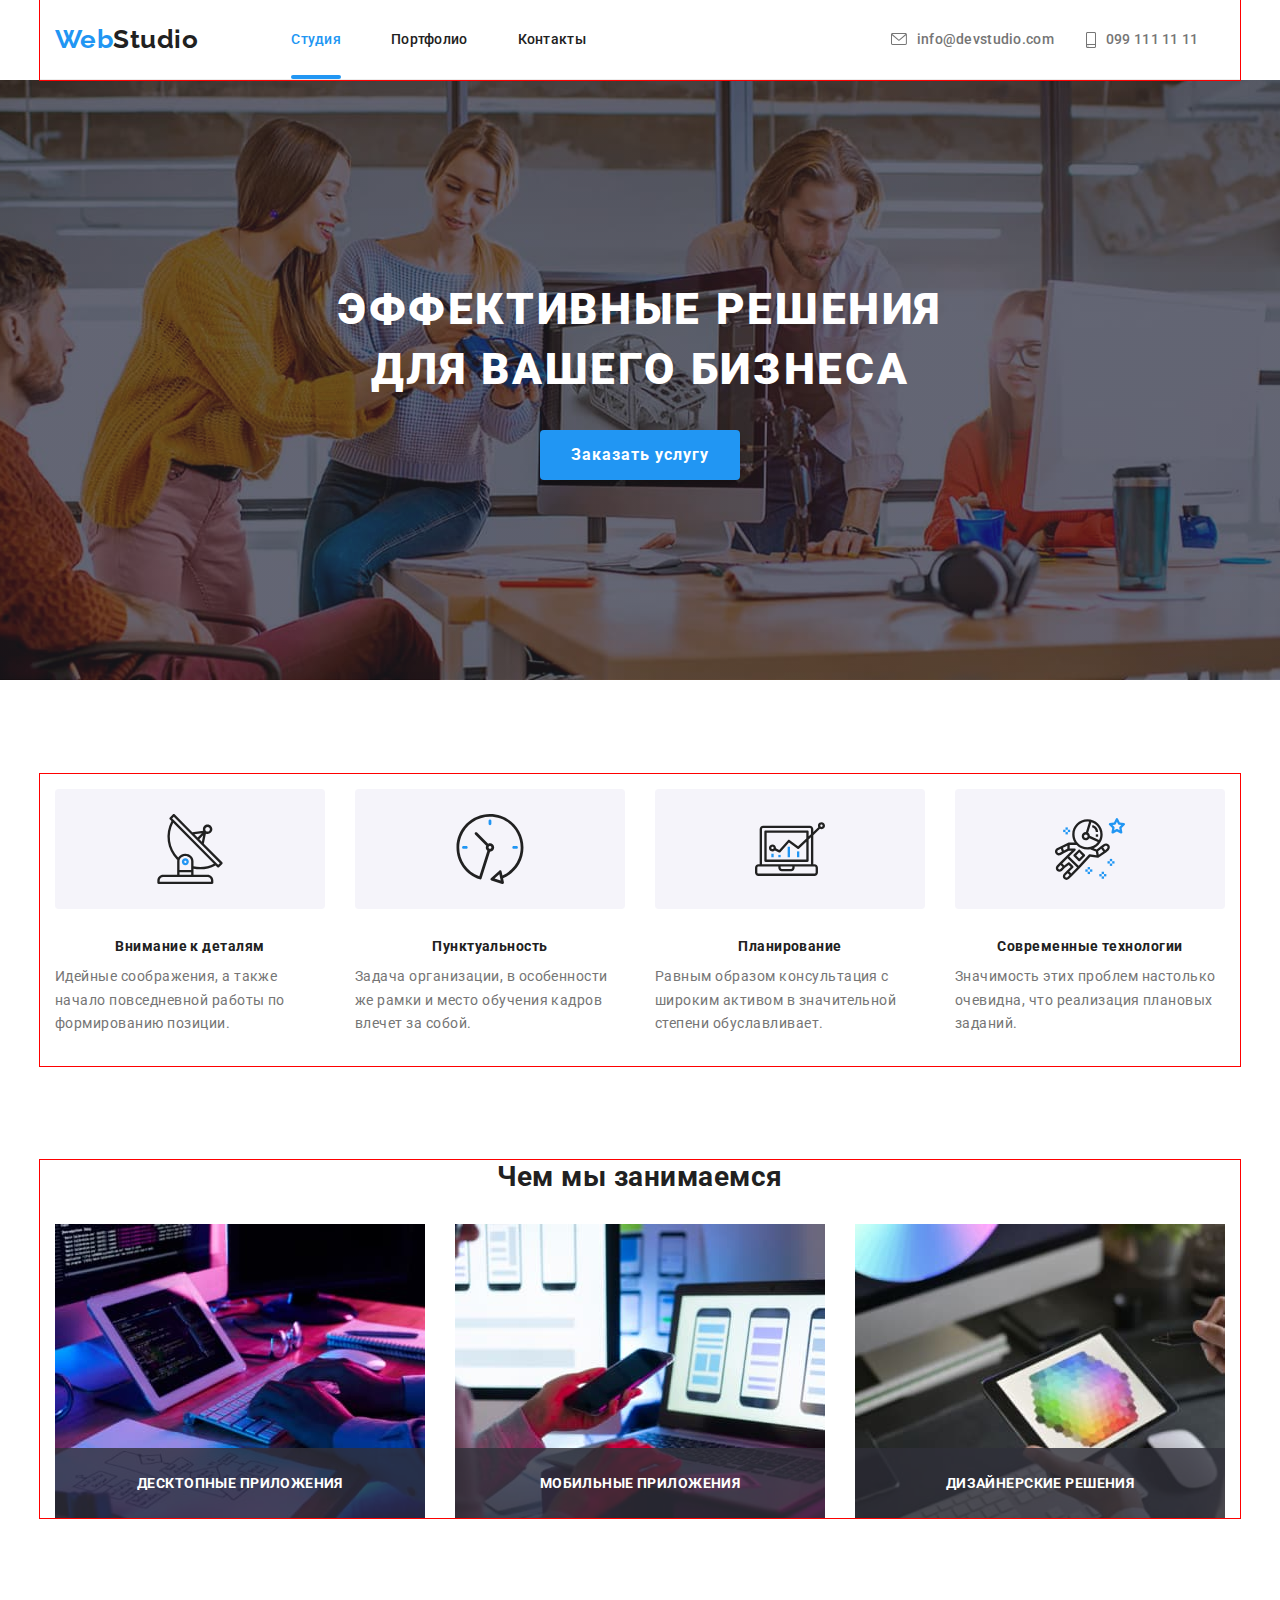
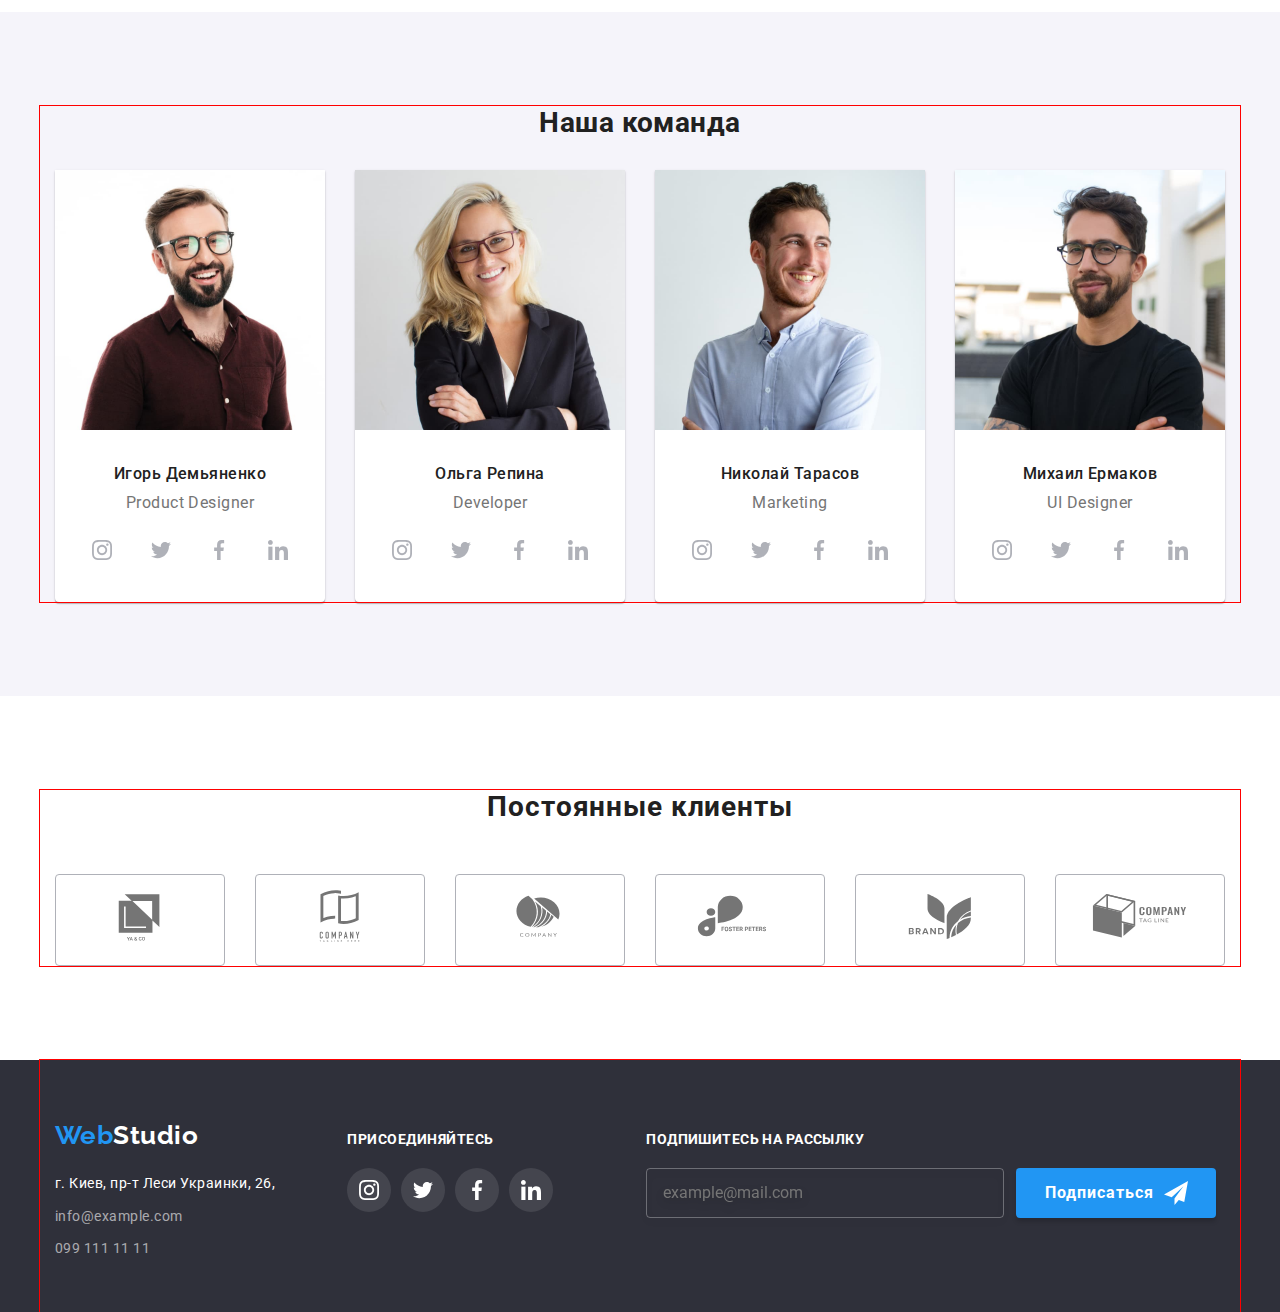
<file: index.html>
<!DOCTYPE html>
<html lang="ru">
  <head class="haeder">
    <meta charset="UTF-8" />
    <meta name="viewport" content="width=device-width, initial-scale=1.0" />
    <title>WebStudio</title>
    <link rel="preconnect" href="https://fonts.googleapis.com" />
    <link rel="preconnect" href="https://fonts.gstatic.com" crossorigin />
    <link
      href="https://fonts.googleapis.com/css2?family=Raleway:wght@700&family=Roboto:wght@400;500;700;900&display=swap"
      rel="stylesheet"
    />
    <link
      rel="stylesheet"
      href="https://cdnjs.cloudflare.com/ajax/libs/modern-normalize/1.1.0/modern-normalize.min.css"
    />
    <link rel="stylesheet" href="./css/main.min.css" />
  </head>
  <body>
    <header class="top">
      <div class="container">
        <a class="logo" href="./index.html"><span class="logo__web">Web</span>Studio</a>
        <nav class="navigation">
          <ul class="site-nav">
            <li class="site-nav__item">
              <a class="site-nav__link current" href="./index.html"> Студия</a>
            </li>
            <li class="site-nav__item">
              <a class="site-nav__link" href="./portfolio.html"> Портфолио</a>
            </li>
            <li class="site-nav__item"><a class="site-nav__link" href=""> Контакты</a></li>
          </ul>
          <ul class="auth-nav">
            <li class="auth-nav__item">
              <a class="auth-nav__link" href="mailto:info&#64;devstudio.com">
                <svg class="auth-nav__mail">
                  <use href="./images/icons.svg#icon-mail"></use>
                </svg>
                info&#64;devstudio.com</a
              >
            </li>
            <li class="auth-nav__item">
              <a class="auth-nav__link" href="tel:0991111111"
                ><svg class="auth-nav__tel">
                  <use href="./images/icons.svg#icon-smartphone"></use>
                </svg>
                099 111 11 11</a
              >
            </li>
          </ul>
        </nav>
        <button class="mobile-button" type="button" aria-expanded="false" data-menu-button>
          <svg width="40" height="40" aria-label="переключатель мобильного меню">
            <use class="icon-menu" href="./images/icons.svg#icon-menu_40px"></use>
            <use class="icon-cross" href="./images/icons.svg#icon-close_40px"></use>
          </svg>
        </button>
        <div class="mobile-menu" data-mobile-menu>
          <ul class="mobile-menu__nav">
            <li class="mobile-menu__item">
              <a class="mobile-menu__link" href="./index.html"> Студия</a>
            </li>
            <li class="mobile-menu__item">
              <a class="mobile-menu__link" href="./portfolio.html"> Портфолио</a>
            </li>
            <li class="mobile-menu__item"><a class="mobile-menu__link" href=""> Контакты</a></li>
          </ul>
          <ul class="mobile-menu__contact">
            <li class="">
              <a class="mobile-menu__tel" href="tel:0991111111"> 099 111 11 11</a>
            </li>
            <li class="">
              <a class="mobile-menu__mail" href="mailto:info&#64;devstudio.com">
                info&#64;devstudio.com</a
              >
            </li>
          </ul>
          <ul class="mobile-social">
            <li><a class="mobile-social__item" href="">Instagram</a></li>
            <li><a class="mobile-social__item" href="">Twitter</a></li>
            <li><a class="mobile-social__item" href="">Facebook</a></li>
            <li><a class="mobile-social__item" href="">LinkedIn</a></li>
          </ul>
        </div>
      </div>
    </header>
    <main>
      <div>
        <section class="hero">
          <h1 class="hero__title">
            эффективные решения <br />
            для вашего бизнеса
          </h1>
          <button class="hero__button" type="button" data-modal-open>Заказать услугу</button>
        </section>
      </div>
      <section class="section no-padding">
        <div class="container">
          <h2 class="section-title hide">особенности</h2>
          <!--H2 Скрыть при помощи CSS-->
          <ul class="hang-list">
            <li class="hang-list__item icon-radar">
              <h3 class="hang-list__title">Внимание к деталям</h3>
              <p class="hang-list__text">
                Идейные соображения, а также начало повседневной работы по формированию позиции.
              </p>
            </li>
            <li class="hang-list__item icon-clock">
              <h3 class="hang-list__title">Пунктуальность</h3>
              <p class="hang-list__text">
                Задача организации, в особенности же рамки и место обучения кадров влечет за собой.
              </p>
            </li>
            <li class="hang-list__item icon-diagram">
              <h3 class="hang-list__title">Планирование</h3>
              <p class="hang-list__text">
                Равным образом консультация с широким активом в значительной степени обуславливает.
              </p>
            </li>
            <li class="hang-list__item icon-austronaut">
              <h3 class="hang-list__title">Современные технологии</h3>
              <p class="hang-list__text">
                Значимость этих проблем настолько очевидна, что реализация плановых заданий.
              </p>
            </li>
          </ul>
        </div>
      </section>
      <section class="section mobile-hide">
        <div class="container">
          <h2 class="section-title">Чем мы занимаемся</h2>
          <ul class="wwd">
            <li class="wwd__item">
              <img
                src="./images/example1.jpg"
                alt="работа на компьютере"
                width="370"
                height="294"
              />
              <p class="wwd__text">десктопные приложения</p>
            </li>

            <li class="wwd__item">
              <img
                src="./images/example2.jpg"
                alt="работа c мобильными устройствами"
                width="370"
                height="294"
              />
              <p class="wwd__text">мобильные приложения</p>
            </li>
            <li class="wwd__item">
              <img src="./images/example3.jpg" alt="работа с палитрой" width="370" height="294" />
              <p class="wwd__text">дизайнерские решения</p>
            </li>
          </ul>
        </div>
      </section>
      <section class="section our-team">
        <div class="container">
          <h2 class="section-title">Наша команда</h2>
          <ul class="team">
            <li class="team__person">
              <figure>
                <img class="team__foto" src="./images/igor.jpg" alt="Игорь Демьяненко" />
                <figcaption>
                  <h3 class="team__title">Игорь Демьяненко</h3>
                  <p class="team__position">Product Designer</p>
                  <ul>
                    <li class="soclink soclink--inverse">
                      <a href="https://www.instagram.com/">
                        <svg width="20" height="20">
                          <use href="./images/icons.svg#icon-instagram"></use>
                        </svg>
                      </a>
                    </li>
                    <li class="soclink soclink--inverse">
                      <a href="https://www.twitter.com"
                        ><svg width="20" height="20">
                          <use href="./images/icons.svg#icon-twitter"></use></svg
                      ></a>
                    </li>
                    <li class="soclink soclink--inverse">
                      <a href="https://www.facebook.com"
                        ><svg width="20" height="20">
                          <use href="./images/icons.svg#icon-facebook"></use></svg
                      ></a>
                    </li>
                    <li class="soclink soclink--inverse">
                      <a href="https://www.linkedIn.com"
                        ><svg width="20" height="20">
                          <use href="./images/icons.svg#icon-linkedin"></use></svg
                      ></a>
                    </li>
                  </ul>
                </figcaption>
              </figure>
            </li>

            <li class="team__person">
              <figure>
                <img class="team__foto" src="./images/olga.jpg" alt="Ольга Репина" />
                <figcaption>
                  <h3 class="team__title">Ольга Репина</h3>
                  <p class="team__position">Developer</p>
                  <ul>
                    <li class="soclink soclink--inverse">
                      <a href="https://www.instagram.com/">
                        <svg width="20" height="20">
                          <use href="./images/icons.svg#icon-instagram"></use>
                        </svg>
                      </a>
                    </li>
                    <li class="soclink soclink--inverse">
                      <a href="https://www.twitter.com"
                        ><svg width="20" height="20">
                          <use href="./images/icons.svg#icon-twitter"></use></svg
                      ></a>
                    </li>
                    <li class="soclink soclink--inverse">
                      <a href="https://www.facebook.com"
                        ><svg width="20" height="20">
                          <use href="./images/icons.svg#icon-facebook"></use></svg
                      ></a>
                    </li>
                    <li class="soclink soclink--inverse">
                      <a href="https://www.linkedIn.com"
                        ><svg width="20" height="20">
                          <use href="./images/icons.svg#icon-linkedin"></use></svg
                      ></a>
                    </li>
                  </ul>
                </figcaption>
              </figure>
            </li>

            <li class="team__person">
              <figure>
                <img class="team__foto" src="./images/nikolay.jpg" alt="Николай Тарасов" />
                <figcaption>
                  <h3 class="team__title">Николай Тарасов</h3>
                  <p class="team__position">Marketing</p>
                  <ul>
                    <li class="soclink soclink--inverse">
                      <a href="https://www.instagram.com/">
                        <svg width="20" height="20">
                          <use href="./images/icons.svg#icon-instagram"></use>
                        </svg>
                      </a>
                    </li>
                    <li class="soclink soclink--inverse">
                      <a href="https://www.twitter.com"
                        ><svg width="20" height="20">
                          <use href="./images/icons.svg#icon-twitter"></use></svg
                      ></a>
                    </li>
                    <li class="soclink soclink--inverse">
                      <a href="https://www.facebook.com"
                        ><svg width="20" height="20">
                          <use href="./images/icons.svg#icon-facebook"></use></svg
                      ></a>
                    </li>
                    <li class="soclink soclink--inverse">
                      <a href="https://www.linkedIn.com"
                        ><svg width="20" height="20">
                          <use href="./images/icons.svg#icon-linkedin"></use></svg
                      ></a>
                    </li>
                  </ul>
                </figcaption>
              </figure>
            </li>

            <li class="team__person">
              <figure>
                <img class="team__foto" src="./images/michail.jpg" alt="Михаил Ермаков" />
                <figcaption>
                  <h3 class="team__title">Михаил Ермаков</h3>
                  <p class="team__position">UI Designer</p>
                  <ul class="">
                    <li class="soclink soclink--inverse">
                      <a href="https://www.instagram.com/">
                        <svg width="20" height="20">
                          <use href="./images/icons.svg#icon-instagram"></use>
                        </svg>
                      </a>
                    </li>
                    <li class="soclink soclink--inverse">
                      <a href="https://www.twitter.com"
                        ><svg width="20" height="20">
                          <use href="./images/icons.svg#icon-twitter"></use></svg
                      ></a>
                    </li>
                    <li class="soclink soclink--inverse">
                      <a href="https://www.facebook.com"
                        ><svg width="20" height="20">
                          <use href="./images/icons.svg#icon-facebook"></use></svg
                      ></a>
                    </li>
                    <li class="soclink soclink--inverse">
                      <a href="https://www.linkedIn.com"
                        ><svg width="20" height="20">
                          <use href="./images/icons.svg#icon-linkedin"></use></svg
                      ></a>
                    </li>
                  </ul>
                </figcaption>
              </figure>
            </li>
          </ul>
        </div>
      </section>
      <section class="section">
        <div class="container">
          <h2 class="top-clients">Постоянные клиенты</h2>
          <ul class="clients">
            <li class="clients__item">
              <a href="">
                <svg class="clients__logo">
                  <use href="./images/icons.svg#icon-yaco"></use>
                </svg>
              </a>
            </li>
            <li class="clients__item">
              <a href=""
                ><svg class="clients__logo">
                  <use href="./images/icons.svg#icon-company"></use>
                </svg>
              </a>
            </li>
            <li class="clients__item">
              <a href=""
                ><svg class="clients__logo">
                  <use href="./images/icons.svg#icon-third"></use>
                </svg>
              </a>
            </li>
            <li class="clients__item">
              <a href=""
                ><svg class="clients__logo">
                  <use href="./images/icons.svg#icon-foster"></use>
                </svg>
              </a>
            </li>
            <li class="clients__item">
              <a href=""
                ><svg class="clients__logo">
                  <use href="./images/icons.svg#icon-brand"></use>
                </svg>
              </a>
            </li>
            <li class="clients__item">
              <a href=""
                ><svg class="clients__logo">
                  <use href="./images/icons.svg#icon-tag"></use>
                </svg>
              </a>
            </li>
          </ul>
        </div>
      </section>
    </main>
    <footer class="footer">
      <div class="container">
        <div class="logobox">
          <a class="logo logo--white" href="./index.html"
            ><span class="logo__web">Web</span>Studio</a
          >

          <address>
            <ul class="address">
              <li class="address__item">г. Киев, пр-т Леси Украинки, 26,</li>
              <li class="address__item">
                <a class="address__link" href="mailto:info&#64;example.com">info&#64;example.com</a>
              </li>
              <li class="address__item">
                <a class="address__link" href="tel:0991111111">099 111 11 11</a>
              </li>
            </ul>
          </address>
        </div>
        <div class="joinus">
          <p>ПРИСОЕДИНЯЙТЕСЬ</p>
          <ul class="joinus__list">
            <li class="soclink">
              <a href="https://www.instagram.com/">
                <svg width="20" height="20">
                  <use href="./images/icons.svg#icon-instagram"></use>
                </svg>
              </a>
            </li>
            <li class="soclink">
              <a href="https://www.twitter.com"
                ><svg width="20" height="20">
                  <use href="./images/icons.svg#icon-twitter"></use></svg
              ></a>
            </li>
            <li class="soclink">
              <a href="https://www.facebook.com"
                ><svg width="20" height="20">
                  <use href="./images/icons.svg#icon-facebook"></use></svg
              ></a>
            </li>
            <li class="soclink">
              <a href="https://www.linkedIn.com"
                ><svg width="20" height="20">
                  <use href="./images/icons.svg#icon-linkedin"></use></svg
              ></a>
            </li>
          </ul>
        </div>
        <div class="subscribe">
          <label class="subscribe__label"
            >подпишитесь на рассылку
            <input
              class="subscribe__input"
              type="email"
              name="email"
              placeholder="example@mail.com"
            />
          </label>
          <button class="subscribe__button" type="submit">
            Подписаться<svg width="24" height="24">
              <use href="./images/icons.svg#icon-send"></use>
            </svg>
          </button>
        </div>
      </div>
    </footer>
    <div class="backdrop is-hidden" data-modal>
      <div class="modal">
        <button class="modal__button" aria-label="закрыть" data-modal-close>
          <svg class="modal__icon-close" width="11" height="11">
            <use href="./images/icons.svg#icon-close"></use>
          </svg>
        </button>
        <form class="modal__form">
          <p class="modal_text">Оставьте свои данные, мы вам перезвоним</p>
          <label class="modal__label"
            >Имя
            <input class="modal__input" type="text" name="name" />
            <svg class="modal__svg">
              <use href="./images/icons.svg#icon-person-black"></use>
            </svg>
          </label>
          <label class="modal__label"
            >Телефон
            <input class="modal__input" type="tel" name="tel" />
            <svg class="modal__svg">
              <use href="./images/icons.svg#icon-phone-black"></use>
            </svg>
          </label>
          <label class="modal__label"
            >Почта
            <input class="modal__input" type="email" name="mail" />
            <svg class="modal__svg">
              <use href="./images/icons.svg#icon-email-black"></use>
            </svg>
          </label>
          <label class="modal__label"
            >Комментарий<textarea
              class="modal__comment"
              name="comment"
              placeholder="Введите текст"
            ></textarea>
          </label>
          <span class="modal__span">
            <label class="modal__checkbox-label">
              <input class="modal__checkbox-input" type="checkbox" name="checkbox" />
              <svg class="modal__checkbox-icon">
                <use href="./images/icons.svg#icon-check"></use>
              </svg>
              Соглашаюсь с рассылкой и принимаю
              <a href=""> Условия договора</a>
            </label>
          </span>
          <button class="modal__btn-send" type="submit">Отправить</button>
        </form>
      </div>
    </div>
    <script src="./js/modal.js"></script>
    <script src="./js/menu.js"></script>
  </body>
</html>
</file>
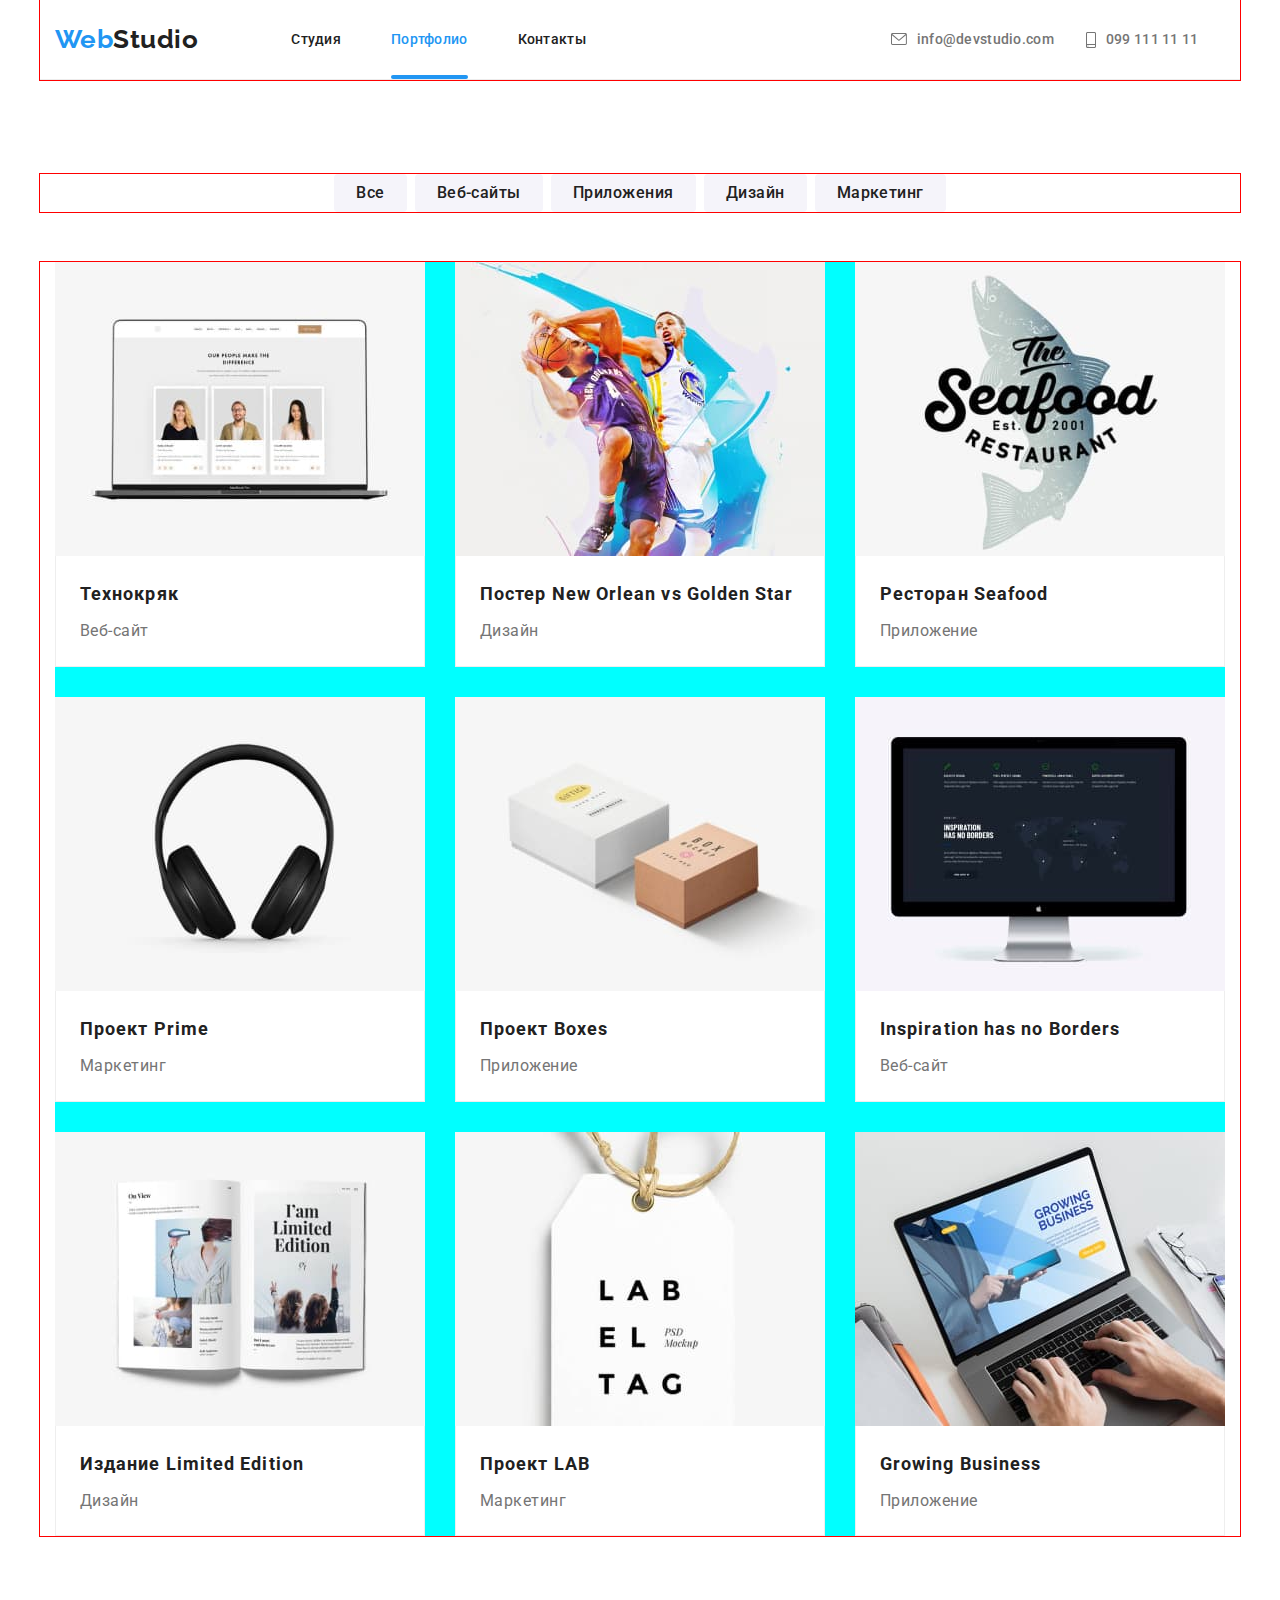
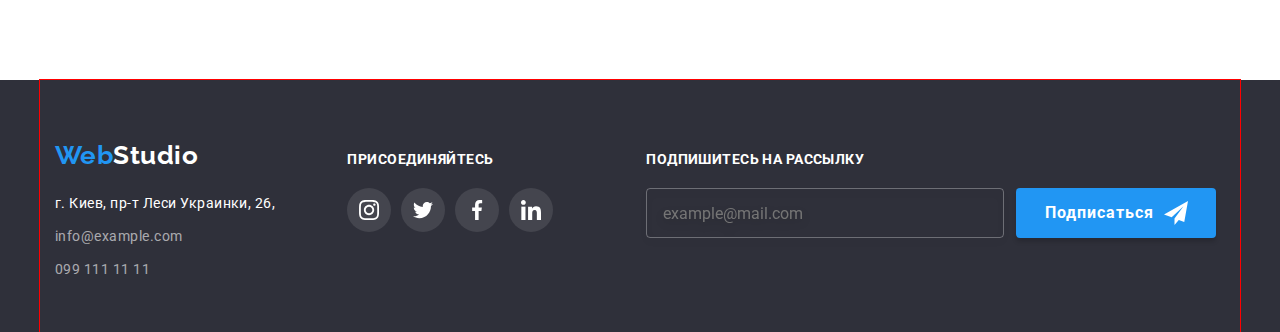
<file: portfolio.html>
<!DOCTYPE html>
<html lang="ru">
  <head class="">
    <meta charset="UTF-8" />
    <meta name="viewport" content="width=device-width, initial-scale=1.0" />
    <title>WebStudio</title>
    <link rel="preconnect" href="https://fonts.googleapis.com" />
    <link rel="preconnect" href="https://fonts.gstatic.com" crossorigin />
    <link
      href="https://fonts.googleapis.com/css2?family=Raleway:wght@700&family=Roboto:wght@400;500;700;900&display=swap"
      rel="stylesheet"
    />
    <link
      rel="stylesheet"
      href="https://cdnjs.cloudflare.com/ajax/libs/modern-normalize/1.1.0/modern-normalize.min.css"
    />
    <link rel="stylesheet" href="./css/main.min.css" />
  </head>
  <body>
    <header class="top">
      <div class="container">
        <a class="logo" href="./index.html"><span class="logo__web">Web</span>Studio</a>
        <nav class="navigation">
          <ul class="site-nav">
            <li class="site-nav__item">
              <a class="site-nav__link" href="./index.html"> Студия</a>
            </li>
            <li class="site-nav__item">
              <a class="site-nav__link current" href="./portfolio.html"> Портфолио</a>
            </li>
            <li class="site-nav__item"><a class="site-nav__link" href=""> Контакты</a></li>
          </ul>
          <ul class="auth-nav">
            <li class="auth-nav__item">
              <a class="auth-nav__link" href="mailto:info&#64;devstudio.com">
                <svg class="auth-nav__mail">
                  <use href="./images/icons.svg#icon-mail"></use>
                </svg>
                info&#64;devstudio.com</a
              >
            </li>
            <li class="auth-nav__item">
              <a class="auth-nav__link" href="tel:0991111111"
                ><svg class="auth-nav__tel">
                  <use href="./images/icons.svg#icon-smartphone"></use>
                </svg>
                099 111 11 11</a
              >
            </li>
          </ul>
        </nav>
        <button class="mobile-button" type="button" aria-expanded="false" data-menu-button>
          <svg width="40" height="40" aria-label="переключатель мобильного меню">
            <use class="icon-menu" href="./images/icons.svg#icon-menu_40px"></use>
            <use class="icon-cross" href="./images/icons.svg#icon-close_40px"></use>
          </svg>
        </button>
        <div class="mobile-menu" data-mobile-menu>
          <ul class="mobile-menu__nav">
            <li class="mobile-menu__item">
              <a class="mobile-menu__link" href="./index.html"> Студия</a>
            </li>
            <li class="mobile-menu__item">
              <a class="mobile-menu__link" href="./portfolio.html"> Портфолио</a>
            </li>
            <li class="mobile-menu__item"><a class="mobile-menu__link" href=""> Контакты</a></li>
          </ul>
          <ul class="mobile-menu__contact">
            <li class="">
              <a class="mobile-menu__tel" href="tel:0991111111"> 099 111 11 11</a>
            </li>
            <li class="">
              <a class="mobile-menu__mail" href="mailto:info&#64;devstudio.com">
                info&#64;devstudio.com</a
              >
            </li>
          </ul>
          <ul class="mobile-social">
            <li><a class="mobile-social__item" href="">Instagram</a></li>
            <li><a class="mobile-social__item" href="">Twitter</a></li>
            <li><a class="mobile-social__item" href="">Facebook</a></li>
            <li><a class="mobile-social__item" href="">LinkedIn</a></li>
          </ul>
        </div>
      </div>
    </header>
    <main>
      <section class="section">
        <!--<button class="btn">Подписаться</button>-->

        <h1 class="hide">Сортировка</h1>
        <!--скрыть потом через CSS-->

        <div class="container">
          <ul class="select">
            <li><button class="select__button" type="button">Все</button></li>
            <li><button class="select__button" type="button">Веб-сайты</button></li>
            <li><button class="select__button" type="button">Приложения</button></li>
            <li><button class="select__button" type="button">Дизайн</button></li>
            <li><button class="select__button" type="button">Маркетинг</button></li>
          </ul>
        </div>

        <h2 class="hide">Примеры</h2>
        <!--скрыть потом через CSS-->
        <div class="container">
          <ul class="sorting">
            <li class="sorting__cards">
              <figure>
                <div class="sorting__thumb">
                  <img
                    class="sorting__foto"
                    src="./images/tecnocrack.jpg"
                    alt="Технокряк"
                    width="370"
                    height="294"
                  />
                  <div class="sorting__thumb-overlay">
                    <p>
                      Ресурс предлагает комплексные предложения с разным уровнем функционала и
                      сервисов. Все это позволит посетителю получить исчерпывающие сведения о
                      компании или частном лице.
                    </p>
                  </div>
                </div>

                <figcaption class="sorting__borders">
                  <h3 class="sorting__title">Технокряк</h3>
                  <p class="sorting__sort">Веб-сайт</p>
                </figcaption>
              </figure>
            </li>

            <li class="sorting__cards">
              <figure>
                <div class="sorting__thumb">
                  <img
                    class="sorting__foto"
                    src="./images/poster.jpg"
                    alt="Постер New Orlean vs Golden Star"
                    width="370"
                    height="294"
                  />
                  <div class="sorting__thumb-overlay">
                    <p>
                      Ресурс предлагает комплексные предложения с разным уровнем функционала и
                      сервисов. Все это позволит посетителю получить исчерпывающие сведения о
                      компании или частном лице.
                    </p>
                  </div>
                </div>
                <figcaption class="sorting__borders">
                  <h3 class="sorting__title">Постер New Orlean vs Golden Star</h3>
                  <p class="sorting__sort">Дизайн</p>
                </figcaption>
              </figure>
            </li>

            <li class="sorting__cards">
              <figure>
                <div class="sorting__thumb">
                  <img
                    class="sorting__foto"
                    src="./images/seafood.jpg"
                    alt="Ресторан Seafood"
                    width="370"
                    height="294"
                  />
                  <div class="sorting__thumb-overlay">
                    <p>
                      Ресурс предлагает комплексные предложения с разным уровнем функционала и
                      сервисов. Все это позволит посетителю получить исчерпывающие сведения о
                      компании или частном лице.
                    </p>
                  </div>
                </div>
                <figcaption class="sorting__borders">
                  <h3 class="sorting__title">Ресторан Seafood</h3>
                  <p class="sorting__sort">Приложение</p>
                </figcaption>
              </figure>
            </li>

            <li class="sorting__cards">
              <figure>
                <div class="sorting__thumb">
                  <img
                    class="sorting__foto"
                    src="./images/prime.jpg"
                    alt="Проект Prime"
                    width="370"
                    height="294"
                  />
                  <div class="sorting__thumb-overlay">
                    <p>
                      Ресурс предлагает комплексные предложения с разным уровнем функционала и
                      сервисов. Все это позволит посетителю получить исчерпывающие сведения о
                      компании или частном лице.
                    </p>
                  </div>
                </div>
                <figcaption class="sorting__borders">
                  <h3 class="sorting__title">Проект Prime</h3>
                  <p class="sorting__sort">Маркетинг</p>
                </figcaption>
              </figure>
            </li>

            <li class="sorting__cards">
              <figure>
                <div class="sorting__thumb">
                  <img
                    class="sorting__foto"
                    src="./images/boxes.jpg"
                    alt="Проект Boxes"
                    width="370"
                    height="294"
                  />
                  <div class="sorting__thumb-overlay">
                    <p>
                      Ресурс предлагает комплексные предложения с разным уровнем функционала и
                      сервисов. Все это позволит посетителю получить исчерпывающие сведения о
                      компании или частном лице.
                    </p>
                  </div>
                </div>
                <figcaption class="sorting__borders">
                  <h3 class="sorting__title">Проект Boxes</h3>
                  <p class="sorting__sort">Приложение</p>
                </figcaption>
              </figure>
            </li>

            <li class="sorting__cards">
              <figure>
                <div class="sorting__thumb">
                  <img
                    class="sorting__foto"
                    src="./images/monitor.jpg"
                    alt="Inspiration has no Borders"
                    width="370"
                    height="294"
                  />
                  <div class="sorting__thumb-overlay">
                    <p>
                      Ресурс предлагает комплексные предложения с разным уровнем функционала и
                      сервисов. Все это позволит посетителю получить исчерпывающие сведения о
                      компании или частном лице.
                    </p>
                  </div>
                </div>
                <figcaption class="sorting__borders">
                  <h3 class="sorting__title">Inspiration has no Borders</h3>
                  <p class="sorting__sort">Веб-сайт</p>
                </figcaption>
              </figure>
            </li>

            <li class="sorting__cards">
              <figure>
                <div class="sorting__thumb">
                  <img
                    class="sorting__foto"
                    src="./images/limited.jpg"
                    alt="Издание Limited Edition"
                    width="370"
                    height="294"
                  />
                  <div class="sorting__thumb-overlay">
                    <p>
                      Ресурс предлагает комплексные предложения с разным уровнем функционала и
                      сервисов. Все это позволит посетителю получить исчерпывающие сведения о
                      компании или частном лице.
                    </p>
                  </div>
                </div>
                <figcaption class="sorting__borders">
                  <h3 class="sorting__title">Издание Limited Edition</h3>
                  <p class="sorting__sort">Дизайн</p>
                </figcaption>
              </figure>
            </li>

            <li class="sorting__cards">
              <figure>
                <div class="sorting__thumb">
                  <img
                    class="sorting__foto"
                    src="./images/lab.jpg"
                    alt="Проект LAB"
                    width="370"
                    height="294"
                  />
                  <div class="sorting__thumb-overlay">
                    <p>
                      Ресурс предлагает комплексные предложения с разным уровнем функционала и
                      сервисов. Все это позволит посетителю получить исчерпывающие сведения о
                      компании или частном лице.
                    </p>
                  </div>
                </div>
                <figcaption class="sorting__borders">
                  <h3 class="sorting__title">Проект LAB</h3>
                  <p class="sorting__sort">Маркетинг</p>
                </figcaption>
              </figure>
            </li>

            <li class="sorting__cards">
              <figure>
                <div class="sorting__thumb">
                  <img
                    class="sorting__foto"
                    src="./images/busines.jpg"
                    alt="Growing Business"
                    width="370"
                    height="294"
                  />
                  <div class="sorting__thumb-overlay">
                    <p>
                      Ресурс предлагает комплексные предложения с разным уровнем функционала и
                      сервисов. Все это позволит посетителю получить исчерпывающие сведения о
                      компании или частном лице.
                    </p>
                  </div>
                </div>
                <figcaption class="sorting__borders">
                  <h3 class="sorting__title">Growing Business</h3>
                  <p class="sorting__sort">Приложение</p>
                </figcaption>
              </figure>
            </li>
          </ul>
        </div>
      </section>
    </main>
    <footer class="footer">
      <div class="container">
        <div class="logobox">
          <a class="logo logo--white" href="./index.html"
            ><span class="logo__web">Web</span>Studio</a
          >

          <address>
            <ul class="address">
              <li class="address__item">г. Киев, пр-т Леси Украинки, 26,</li>
              <li class="address__item">
                <a class="address__link" href="mailto:info&#64;example.com">info&#64;example.com</a>
              </li>
              <li class="address__item">
                <a class="address__link" href="tel:0991111111">099 111 11 11</a>
              </li>
            </ul>
          </address>
        </div>
        <div class="joinus">
          <p>ПРИСОЕДИНЯЙТЕСЬ</p>
          <ul class="joinus__list">
            <li class="soclink">
              <a href="https://www.instagram.com/">
                <svg width="20" height="20">
                  <use href="./images/icons.svg#icon-instagram"></use>
                </svg>
              </a>
            </li>
            <li class="soclink">
              <a href="https://www.twitter.com"
                ><svg width="20" height="20">
                  <use href="./images/icons.svg#icon-twitter"></use></svg
              ></a>
            </li>
            <li class="soclink">
              <a href="https://www.facebook.com"
                ><svg width="20" height="20">
                  <use href="./images/icons.svg#icon-facebook"></use></svg
              ></a>
            </li>
            <li class="soclink">
              <a href="https://www.linkedIn.com"
                ><svg width="20" height="20">
                  <use href="./images/icons.svg#icon-linkedin"></use></svg
              ></a>
            </li>
          </ul>
        </div>
        <div class="subscribe">
          <label class="subscribe__label"
            >подпишитесь на рассылку
            <input
              class="subscribe__input"
              type="email"
              name="email"
              placeholder="example@mail.com"
            />
          </label>
          <button class="subscribe__button" type="submit">
            Подписаться<svg width="24" height="24">
              <use href="./images/icons.svg#icon-send"></use>
            </svg>
          </button>
        </div>
      </div>
    </footer>
    <script src="./js/menu.js"></script>
  </body>
</html>
</file>
<file: css/main.min.css>
body{color:#757575;background-color:#fff;font-family:roboto, sans-serif;letter-spacing:0.03em;text-decoration:none}ul{list-style:none;padding:0;margin:0}a{text-decoration:inherit}.section{padding-top:60px;padding-bottom:60px}@media screen and (min-width: 1200px){.section{padding-top:94px;padding-bottom:94px}}.no-padding{padding-bottom:0}.container{outline:1px solid red;margin-left:auto;margin-right:auto;padding:0 15px}@media screen and (min-width: 480px){.container{width:480px}}@media screen and (min-width: 768px){.container{width:768px}}@media screen and (min-width: 1200px){.container{width:1200px}}.section-title{color:#212121;margin:0;font-weight:700;font-size:28px;line-height:1.2;text-align:center;padding-bottom:30px}.hide{display:none}.mobile-hide{color:grey}@media screen and (max-width: 1199px){.mobile-hide{display:none}}.top .container{position:relative;display:-webkit-box;display:-ms-flexbox;display:flex;-webkit-box-align:center;-ms-flex-align:center;align-items:center;border-bottom:1px solid #ECECEC}@media screen and (max-width: 767px){.top .container{height:60px}}@media screen and (min-width: 768px){.top .container{height:80px}}.navigation{display:-webkit-box;display:-ms-flexbox;display:flex;-webkit-box-align:center;-ms-flex-align:center;align-items:center}@media screen and (max-width: 767px){.navigation{display:none}}.site-nav{margin-left:93px;margin-right:305px}@media screen and (min-width: 768px) and (max-width: 1199px){.site-nav{margin-left:88px;margin-right:84px}}.site-nav,.auth-nav{display:-webkit-box;display:-ms-flexbox;display:flex;margin-top:0;margin-bottom:0;padding:0;font-weight:500;font-size:14px;line-height:1.14;letter-spacing:0.02em}.site-nav__item:not(:last-child){margin-right:50px}.auth-nav__item:not(:last-child){margin-right:32px}@media screen and (min-width: 768px) and (max-width: 1199px){.auth-nav__item:not(:last-child){margin-bottom:10px}}.site-nav__link.current{color:#2196F3}.site-nav__link{display:block;padding-top:32px;padding-bottom:32px;position:relative;color:#212121;font-weight:500;font-size:14px;line-height:1.14;letter-spacing:0.02em;-webkit-transition:color 250ms cubic-bezier(0.4, 0, 0.2, 1);transition:color 250ms cubic-bezier(0.4, 0, 0.2, 1)}.site-nav__link:hover,.site-nav__link:focus{color:#2196F3}.current::after{position:absolute;left:0;bottom:0;content:"";display:block;width:100%;height:4px;background-color:#2196F3;border-radius:2px}.auth-nav{padding-top:32px;padding-bottom:32px;margin-left:auto}@media screen and (min-width: 768px) and (max-width: 1199px){.auth-nav{display:inline;padding-bottom:21px;padding-top:21px}}.auth-nav__link{display:-webkit-box;display:-ms-flexbox;display:flex;-webkit-box-align:center;-ms-flex-align:center;align-items:center;color:#757575;font-weight:500;font-size:14px;line-height:1.14;letter-spacing:0.02em;-webkit-transition:color 250ms cubic-bezier(0.4, 0, 0.2, 1);transition:color 250ms cubic-bezier(0.4, 0, 0.2, 1)}.auth-nav__link:hover,.auth-nav__link:focus{color:#2196F3}@media screen and (min-width: 768px) and (max-width: 1199px){.auth-nav__link{font-size:12px}}.auth-nav__mail{margin-right:10px;fill:currentColor;vertical-align:middle;width:16px;height:12px}@media screen and (min-width: 768px) and (max-width: 1199px){.auth-nav__mail{width:14px;height:10px}}.auth-nav__tel{margin-right:10px;fill:currentColor;vertical-align:bottom;width:10px;height:16px}@media screen and (min-width: 768px) and (max-width: 1199px){.auth-nav__tel{width:10px;height:14px}}.hero{background:#C4C4C4;background-image:-webkit-gradient(linear, left top, right top, from(rgba(47,48,58,0.4)), to(rgba(47,48,58,0.4))),url(../images/mainfoto.jpg);background-image:linear-gradient(to right, rgba(47,48,58,0.4), rgba(47,48,58,0.4)),url(../images/mainfoto.jpg);background-size:cover;background-position:center;max-width:1600px;color:#fff;text-align:center;margin-left:auto;margin-right:auto}.hero__title{font-weight:900;font-size:44px;line-height:1.36;text-align:center;letter-spacing:0.06em;text-transform:uppercase;margin-bottom:30px;margin-top:0;padding-top:200px}@media screen and (max-width: 1199px){.hero__title{font-size:26px}}.hero__button{width:200px;height:50px;font-weight:700;font-size:16px;line-height:1.88;text-align:center;letter-spacing:0.06em;color:#fff;background-color:#2196F3;margin-bottom:200px;-webkit-box-shadow:0px 4px 4px rgba(0,0,0,0.15);box-shadow:0px 4px 4px rgba(0,0,0,0.15);border-radius:4px;border:0;padding:0}.hang-list{display:-webkit-box;display:-ms-flexbox;display:flex;-ms-flex-wrap:wrap;flex-wrap:wrap;margin:0}@media screen and (min-width: 768px){.hang-list{margin-left:-15px;margin-right:-15px}}.hang-list__item{-webkit-box-pack:center;-ms-flex-pack:center;justify-content:center}@media screen and (min-width: 768px){.hang-list__item{margin:15px;width:calc((100% - 4*15px)/2)}}@media screen and (min-width: 1200px){.hang-list__item{margin-right:15px;margin-left:15px;width:calc((100% - 8*15px)/4)}}.hang-list__item:not(:last-child){margin-bottom:30px}.hang-list__item::before{display:block;content:"";height:120px;margin-bottom:30px;background-repeat:no-repeat;background-position:center;background-color:#F5F4FA;border-radius:4px}.hang-list__title{text-align:center;color:#212121;font-weight:700;font-size:14px;line-height:1.14;margin:0;padding-bottom:10px}.hang-list__text{font-size:14px;line-height:1.71;margin:0}.icon-radar::before{background-image:url(../images/icon-radar.svg)}.icon-clock::before{background-image:url(../images/icon-clock.svg)}.icon-diagram::before{background-image:url(../images/icon-diagram.svg)}.icon-austronaut::before{background-image:url(../images/icon-astronaut.svg)}.wwd{display:-webkit-box;display:-ms-flexbox;display:flex;-ms-flex-wrap:wrap;flex-wrap:wrap;margin:0}.wwd__item{position:relative}.wwd__item:not(:last-child){margin-right:30px}.wwd__item img{display:block}.wwd__text{bottom:0;text-align:center;position:absolute;margin:0;width:370px;height:70px;padding-top:27px;padding-bottom:27px;font-weight:700;font-size:14px;line-height:16px;letter-spacing:0.03em;text-transform:uppercase;background:rgba(47,48,58,0.8);color:#fff}.our-team{background-color:#F5F4FA}.team{display:-webkit-box;display:-ms-flexbox;display:flex;-ms-flex-wrap:wrap;flex-wrap:wrap;margin-left:-15px;margin-right:-15px}.team__title{color:#212121;font-weight:500;font-size:16px;line-height:1.19;padding-bottom:10px;margin:0}.team__position{font-size:16px;line-height:1.19;padding-bottom:16px;margin:0}.team__foto{margin-bottom:30px;border-radius:0px;width:100%}.team__person{width:100%;background:#fff;-webkit-box-shadow:0px 1px 3px rgba(0,0,0,0.12),0px 1px 1px rgba(0,0,0,0.14),0px 2px 1px rgba(0,0,0,0.2);box-shadow:0px 1px 3px rgba(0,0,0,0.12),0px 1px 1px rgba(0,0,0,0.14),0px 2px 1px rgba(0,0,0,0.2);border-radius:0px 0px 4px 4px;text-align:center;margin:0;margin-left:15px;margin-right:15px}@media screen and (max-width: 767px){.team__person:not(:last-child){margin-bottom:30px}}@media screen and (min-width: 768px){.team__person{margin:15px;width:calc((100% - 4*15px)/2)}}@media screen and (min-width: 1200px){.team__person{margin-bottom:0;margin-top:0;width:calc((100% - 8*15px)/4)}}.top-clients{padding-bottom:50px;margin:0;font-weight:700;font-size:28px;line-height:1.2;text-align:center;letter-spacing:0.03em;color:#212121}.clients{display:-webkit-box;display:-ms-flexbox;display:flex;-ms-flex-wrap:wrap;flex-wrap:wrap;margin:0;margin-left:-15px;margin-right:-15px}.clients__item{display:-webkit-box;display:-ms-flexbox;display:flex;-ms-flex-wrap:wrap;flex-wrap:wrap;-webkit-box-pack:center;-ms-flex-pack:center;justify-content:center;-webkit-box-align:center;-ms-flex-align:center;align-items:center;cursor:pointer;width:170px;height:92px;border:1px solid #AFB1B8;-webkit-box-sizing:border-box;box-sizing:border-box;border-radius:4px;background-repeat:no-repeat;background-position:center;margin:0;margin-left:15px;margin-right:15px}.clients__item:hover,.clients__item:focus{border:1px solid #2196F3;color:#2196F3;fill:#2196F3}@media screen and (max-width: 1199px){.clients__item{margin:15px;width:calc((100% - 6*15px)/3)}}@media screen and (max-width: 767px){.clients__item{margin:15px;width:calc((100% - 4*15px)/2)}}.clients__item a{color:inherit}.clients__logo{width:106px;height:60px;fill:currentColor;-webkit-transition:color 250ms cubic-bezier(0.4, 0, 0.2, 1);transition:color 250ms cubic-bezier(0.4, 0, 0.2, 1)}.footer{color:#fff;background-color:#2F303A;font-size:14px;line-height:1.71;display:block;text-align:center}@media screen and (min-width: 1200px){.footer{text-align:left}}@media screen and (min-width: 768px){.footer .container{display:-webkit-box;display:-ms-flexbox;display:flex;-ms-flex-wrap:wrap;flex-wrap:wrap}}.address{display:block;margin:0;margin-top:20px;margin-bottom:60px;font-style:normal}@media screen and (min-width: 1200px){.address{margin-bottom:0}}.address__item:not(:last-child){padding-bottom:9px}.address__link{color:rgba(255,255,255,0.6);-webkit-transition:color 250ms cubic-bezier(0.4, 0, 0.2, 1);transition:color 250ms cubic-bezier(0.4, 0, 0.2, 1)}.address__link:hover,.address__link:focus{color:#2196F3}.logobox{padding-top:60px}@media screen and (min-width: 768px) and (max-width: 1199px){.logobox{padding-left:76px;padding-right:165px}}.joinus{margin-bottom:60px}@media screen and (min-width: 768px){.joinus{margin-top:65px}}@media screen and (min-width: 1200px){.joinus{margin-top:72px;margin-left:72px;margin-right:93px}}.joinus p{margin:0;margin-bottom:20px;font-weight:700;font-size:14px;line-height:1.14}.joinus__list{display:-webkit-box;display:-ms-flexbox;display:flex;-webkit-box-pack:center;-ms-flex-pack:center;justify-content:center}.soclink{display:-webkit-inline-box;display:-ms-inline-flexbox;display:inline-flex;cursor:pointer;-webkit-box-pack:center;-ms-flex-pack:center;justify-content:center;-webkit-box-align:center;-ms-flex-align:center;align-items:center;height:44px;width:44px;border-radius:50%;background-color:rgba(255,255,255,0.1);fill:#fff;-webkit-transition:background-color 250ms cubic-bezier(0.4, 0, 0.2, 1);transition:background-color 250ms cubic-bezier(0.4, 0, 0.2, 1)}.soclink:hover,.soclink:focus{background-color:#2196F3}.soclink:not(:last-child){margin-right:10px}.soclink a{display:-webkit-box;display:-ms-flexbox;display:flex}.soclink--inverse{display:-webkit-inline-box;display:-ms-inline-flexbox;display:inline-flex;fill:#AFB1B8;margin-bottom:30px;-webkit-transition:fill 250ms cubic-bezier(0.4, 0, 0.2, 1);transition:fill 250ms cubic-bezier(0.4, 0, 0.2, 1)}.soclink--inverse:hover,.soclink--inverse:focus{fill:#fff}.subscribe{display:-webkit-box;display:-ms-flexbox;display:flex;-webkit-box-orient:vertical;-webkit-box-direction:normal;-ms-flex-direction:column;flex-direction:column;-webkit-box-pack:center;-ms-flex-pack:center;justify-content:center;-webkit-box-align:center;-ms-flex-align:center;align-items:center}@media screen and (min-width: 768px) and (max-width: 1199px){.subscribe{padding-left:166px}}@media screen and (min-width: 1200px){.subscribe{-webkit-box-orient:horizontal;-webkit-box-direction:normal;-ms-flex-direction:row;flex-direction:row}}.subscribe__label{padding:0;font-weight:700;font-size:14px;line-height:1.14;letter-spacing:0.03em;text-transform:uppercase;color:#fff}@media screen and (min-width: 1200px){.subscribe__label{width:358px;margin-top:72px;margin-bottom:94px}}.subscribe__input{padding-left:16px;outline:none;margin-top:20px;margin-bottom:20px;width:100%;height:50px;border:1px solid rgba(255,255,255,0.3);-webkit-box-sizing:border-box;box-sizing:border-box;-webkit-filter:drop-shadow(0px 4px 4px rgba(0,0,0,0.15));filter:drop-shadow(0px 4px 4px rgba(0,0,0,0.15));border-radius:4px;background-color:inherit;font-size:16px;line-height:1.25;color:rgba(255,255,255,0.6)}@media screen and (min-width: 1200px){.subscribe__input{margin-bottom:0}}.subscribe__button{cursor:pointer;display:-webkit-box;display:-ms-flexbox;display:flex;-webkit-box-pack:center;-ms-flex-pack:center;justify-content:center;margin-bottom:60px;width:200px;height:50px;font-weight:700;font-size:16px;line-height:1.88;text-align:center;-webkit-box-align:center;-ms-flex-align:center;align-items:center;letter-spacing:0.06em;-webkit-box-shadow:0px 4px 4px rgba(0,0,0,0.15);box-shadow:0px 4px 4px rgba(0,0,0,0.15);border-radius:4px;border-width:0;color:#fff;background-color:#2196F3;fill:#fff}@media screen and (min-width: 1200px){.subscribe__button{margin-top:108px;margin-bottom:94px;margin-left:12px}}.subscribe__button svg{margin-left:10px}.select__button{font-weight:500;font-size:16px;line-height:1.62;text-align:center;letter-spacing:0.03em;color:#212121;cursor:pointer;background-color:#F5F4FA;padding:6px 22px;border-radius:4px;border:transparent;height:38px;-webkit-transition:background-color 250ms cubic-bezier(0.4, 0, 0.2, 1),color 250ms cubic-bezier(0.4, 0, 0.2, 1),-webkit-box-shadow 250ms cubic-bezier(0.4, 0, 0.2, 1);transition:background-color 250ms cubic-bezier(0.4, 0, 0.2, 1),color 250ms cubic-bezier(0.4, 0, 0.2, 1),-webkit-box-shadow 250ms cubic-bezier(0.4, 0, 0.2, 1);transition:background-color 250ms cubic-bezier(0.4, 0, 0.2, 1),color 250ms cubic-bezier(0.4, 0, 0.2, 1),box-shadow 250ms cubic-bezier(0.4, 0, 0.2, 1);transition:background-color 250ms cubic-bezier(0.4, 0, 0.2, 1),color 250ms cubic-bezier(0.4, 0, 0.2, 1),box-shadow 250ms cubic-bezier(0.4, 0, 0.2, 1),-webkit-box-shadow 250ms cubic-bezier(0.4, 0, 0.2, 1)}.select__button:hover,.select__button:focus{background:#2196F3;color:#fff;-webkit-box-shadow:0px 3px 1px rgba(0,0,0,0.1),0px 1px 2px rgba(0,0,0,0.08),0px 2px 2px rgba(0,0,0,0.12);box-shadow:0px 3px 1px rgba(0,0,0,0.1),0px 1px 2px rgba(0,0,0,0.08),0px 2px 2px rgba(0,0,0,0.12)}.select{display:-webkit-box;display:-ms-flexbox;display:flex;-webkit-box-align:end;-ms-flex-align:end;align-items:flex-end;-webkit-box-pack:center;-ms-flex-pack:center;justify-content:center;margin-bottom:50px}@media screen and (max-width: 767px){.select{-ms-flex-wrap:wrap;flex-wrap:wrap;-webkit-box-pack:left;-ms-flex-pack:left;justify-content:left}}.select li:not(:last-child){margin-right:8px}.sorting{display:-webkit-box;display:-ms-flexbox;display:flex;-ms-flex-wrap:wrap;flex-wrap:wrap;background-color:aqua}.sorting__title{font-weight:700;font-size:18px;line-height:2;letter-spacing:0.06em;color:#212121}.sorting__sort{font-size:16px;line-height:1.86}.container .sorting{margin-bottom:50px}@media screen and (min-width: 768px) and (max-width: 1199px){.container .sorting{margin:-15px}}.sorting__cards{position:relative;width:370px;margin-right:30px;margin-bottom:30px;background:#fff;-webkit-box-sizing:border-box;box-sizing:border-box;-webkit-transition:-webkit-box-shadow 250ms cubic-bezier(0.4, 0, 0.2, 1);transition:-webkit-box-shadow 250ms cubic-bezier(0.4, 0, 0.2, 1);transition:box-shadow 250ms cubic-bezier(0.4, 0, 0.2, 1);transition:box-shadow 250ms cubic-bezier(0.4, 0, 0.2, 1), -webkit-box-shadow 250ms cubic-bezier(0.4, 0, 0.2, 1)}@media screen and (min-width: 1200px){.sorting__cards:nth-child(3n){margin-right:0}.sorting__cards:nth-last-child(-n+3){margin-bottom:0}}.sorting__cards:hover,.sorting__cards:focus{-webkit-box-shadow:0px 1px 1px rgba(0,0,0,0.12),0px 4px 4px rgba(0,0,0,0.06),1px 4px 6px rgba(0,0,0,0.16);box-shadow:0px 1px 1px rgba(0,0,0,0.12),0px 4px 4px rgba(0,0,0,0.06),1px 4px 6px rgba(0,0,0,0.16)}@media screen and (max-width: 767px){.sorting__cards{width:100%;margin-right:0}.sorting__cards:last-child{margin-bottom:0}}@media screen and (min-width: 768px) and (max-width: 1199px){.sorting__cards{display:-webkit-box;display:-ms-flexbox;display:flex;-ms-flex-wrap:wrap;flex-wrap:wrap;margin-right:0;margin-bottom:0;margin:15px;width:calc((100% - 4*15px)/2)}}.sorting__foto{display:block;width:100%}.sorting__thumb{position:relative;overflow:hidden}.sorting__thumb-overlay{position:absolute;content:"";right:0;bottom:0;width:100%;height:100%;-webkit-transform:translatey(100%);transform:translatey(100%);background-color:rgba(33,150,243,0.9);-webkit-transition:-webkit-transform 250ms cubic-bezier(0.4, 0, 0.2, 1);transition:-webkit-transform 250ms cubic-bezier(0.4, 0, 0.2, 1);transition:transform 250ms cubic-bezier(0.4, 0, 0.2, 1);transition:transform 250ms cubic-bezier(0.4, 0, 0.2, 1), -webkit-transform 250ms cubic-bezier(0.4, 0, 0.2, 1)}.sorting__thumb-overlay p{font-size:18px;line-height:1.56;color:#fff;padding:63px 24px}.sorting__cards:hover .sorting__thumb-overlay{-webkit-transform:translate(0);transform:translate(0)}.sorting__title{padding-top:20px;margin-bottom:4px;padding-left:24px}.sorting__sort{padding-bottom:20px;padding-left:24px}.sorting p,figure,h3{margin:0}.sorting__borders{border:1px solid #eeeeee;border-top-width:0}.backdrop{position:fixed;width:100%;height:100%;top:0;left:0;background-color:rgba(0,0,0,0.2);-webkit-transition:opacity 250ms cubic-bezier(0.4, 0, 0.2, 1);transition:opacity 250ms cubic-bezier(0.4, 0, 0.2, 1);opacity:1}.is-hidden{opacity:0;pointer-events:none}.backdrop.is-hidden .modal{-webkit-transform:translate(-50%, -50%) scale(0.5);transform:translate(-50%, -50%) scale(0.5)}.modal{position:absolute;width:528px;top:50%;left:50%;-webkit-transform:translate(-50%, -50%) scale(1);transform:translate(-50%, -50%) scale(1);-webkit-transition:-webkit-transform 250ms cubic-bezier(0.4, 0, 0.2, 1);transition:-webkit-transform 250ms cubic-bezier(0.4, 0, 0.2, 1);transition:transform 250ms cubic-bezier(0.4, 0, 0.2, 1);transition:transform 250ms cubic-bezier(0.4, 0, 0.2, 1), -webkit-transform 250ms cubic-bezier(0.4, 0, 0.2, 1);background:#fff;-webkit-box-shadow:0px 1px 3px rgba(0,0,0,0.12),0px 1px 1px rgba(0,0,0,0.14),0px 2px 1px rgba(0,0,0,0.2);box-shadow:0px 1px 3px rgba(0,0,0,0.12),0px 1px 1px rgba(0,0,0,0.14),0px 2px 1px rgba(0,0,0,0.2);border-radius:4px}@media screen and (max-width: 1199px){.modal{width:450px}}.modal__button{position:absolute;top:8px;right:8px;width:30px;height:30px;padding:0;border:1px solid rgba(0,0,0,0.1);border-radius:50%;-webkit-box-sizing:border-box;box-sizing:border-box;-webkit-box-pack:center;-ms-flex-pack:center;justify-content:center;background-color:#fff;-webkit-transition:fill 250ms cubic-bezier(0.4, 0, 0.2, 1);transition:fill 250ms cubic-bezier(0.4, 0, 0.2, 1)}.modal__icon-close{fill:000000}.modal__button:hover .modal__icon-close{fill:#2196F3}.modal__form{margin-left:41px;margin-top:40px;margin-right:39px;margin-bottom:40px;padding:0}.modal_text{margin:0;margin-bottom:12px;text-align:center;font-weight:700;font-size:20px;line-height:1.15;color:#212121}.modal__label{display:-webkit-box;display:-ms-flexbox;display:flex;position:relative;-webkit-box-orient:vertical;-webkit-box-direction:normal;-ms-flex-direction:column;flex-direction:column;margin-bottom:10px;font-size:12px;line-height:1.16;letter-spacing:0.01em}.modal__input{display:block;height:40px;padding-left:40px;border:1px solid rgba(33,33,33,0.2);-webkit-box-sizing:border-box;box-sizing:border-box;border-radius:4px;margin:0;outline:none;-webkit-transition:border 250ms cubic-bezier(0.4, 0, 0.2, 1);transition:border 250ms cubic-bezier(0.4, 0, 0.2, 1)}.modal__input:focus{border:1px solid #2196F3}.modal__svg{position:absolute;width:18px;height:18px;bottom:11px;left:12px;fill:#212121;-webkit-transition:fill 250ms cubic-bezier(0.4, 0, 0.2, 1);transition:fill 250ms cubic-bezier(0.4, 0, 0.2, 1)}.modal__input:focus+.modal__svg{fill:#2196F3}.modal__comment{border:1px solid rgba(33,33,33,0.2);-webkit-box-sizing:border-box;box-sizing:border-box;border-radius:4px;outline:none;height:120px;resize:none;padding:12px 16px}.modal__comment::-webkit-input-placeholder{font-size:12px;line-height:1.14;letter-spacing:0.01em;color:rgba(117,117,117,0.5)}.modal__comment:-ms-input-placeholder{font-size:12px;line-height:1.14;letter-spacing:0.01em;color:rgba(117,117,117,0.5)}.modal__comment::-ms-input-placeholder{font-size:12px;line-height:1.14;letter-spacing:0.01em;color:rgba(117,117,117,0.5)}.modal__comment::placeholder{font-size:12px;line-height:1.14;letter-spacing:0.01em;color:rgba(117,117,117,0.5)}.modal__checkbox-label{display:-webkit-box;display:-ms-flexbox;display:flex;font-size:12px;line-height:1.17;margin-bottom:30px;margin-top:20px;-webkit-box-align:center;-ms-flex-align:center;align-items:center}@media screen and (min-width: 1200px){.modal__checkbox-label{font-size:14px;line-height:1.71}}.modal__checkbox-input{display:none}.modal__checkbox-input ~ a{color:#2196F3}.modal__checkbox-icon{display:inline-block;border:2px solid #212121;border-radius:2px;margin-right:8px;width:15px;height:15px;fill:#fff}.modal__checkbox-input:checked+.modal__checkbox-icon{background-color:#2196F3;border:0}.modal__btn-send{margin-left:85px;width:200px;height:50px;color:#fff;background-color:#188CE8;border-width:0;-webkit-box-shadow:0px 4px 4px rgba(0,0,0,0.15);box-shadow:0px 4px 4px rgba(0,0,0,0.15);border-radius:4px;font-weight:700;font-size:16px;line-height:1.88;letter-spacing:0.06em}@media screen and (min-width: 1200px){.modal__btn-send{margin-left:124px}}.logo{color:#212121;font-family:raleway, sans-serif;font-weight:700;font-size:26px;line-height:1.2;text-decoration:inherit}@media screen and (max-width: 1199px){.logo{font-size:24px}}.logo__web{color:#2196F3}.logo--white{color:#fff}.mobile-button{cursor:pointer;position:absolute;padding:0;margin:0;border:none;width:40px;height:40px;top:10px;right:10px;background-color:transparent;fill:#212121;z-index:99;-webkit-transition:fill 250ms cubic-bezier(0.4, 0, 0.2, 1);transition:fill 250ms cubic-bezier(0.4, 0, 0.2, 1)}.mobile-button:hover{fill:#2196F3}@media screen and (min-width: 767px){.mobile-button{display:none}}.icon-cross{display:none}.mobile-button.is-open .icon-cross{display:block}.mobile-button.is-open .icon-menu{display:none}.mobile-menu{display:none;position:absolute;z-index:20;top:0;left:0;padding:48px 40px;width:100%;background-color:#fff;-webkit-box-shadow:0px 4px 8px rgba(0,0,0,0.04),0px 2px 4px rgba(0,0,0,0.08),0px 1px 3px rgba(0,0,0,0.16);box-shadow:0px 4px 8px rgba(0,0,0,0.04),0px 2px 4px rgba(0,0,0,0.08),0px 1px 3px rgba(0,0,0,0.16);font-weight:500;font-size:40px;line-height:1.17;letter-spacing:0.02em}.mobile-menu.is-open{display:block}@media screen and (max-width: 767px){.mobile-menu{display:none}}.mobile-menu__nav{margin-bottom:300px}.mobile-menu__link{display:block;color:#212121;text-decoration:none;list-style:none;-webkit-transition:color 250ms cubic-bezier(0.4, 0, 0.2, 1);transition:color 250ms cubic-bezier(0.4, 0, 0.2, 1)}.mobile-menu__link:hover,.mobile-menu__link:focus{color:#2196F3}.mobile-menu__item:not(:last-child){padding-bottom:30px}.mobile-menu__contact{margin-bottom:64px}.mobile-menu__tel{display:block;font-weight:500;font-size:34px;line-height:1.17;letter-spacing:0.02em;color:#2196F3;margin-bottom:32px}.mobile-menu__mail{display:block;margin:0;font-weight:500;font-size:24px;line-height:1.17;letter-spacing:0.02em;color:#757575}.mobile-social{margin-left:-10px;margin-right:-10px;display:-webkit-box;display:-ms-flexbox;display:flex;-webkit-box-pack:center;-ms-flex-pack:center;justify-content:center}.mobile-social__item{display:block;padding-right:10px;padding-left:10px;font-weight:500;text-decoration:none;list-style:none;font-size:18px;line-height:1.22;letter-spacing:0.02em;color:#2196F3}.mobile-social li{display:block}.mobile-social li:not(:last-child){border-right:1px solid rgba(33,33,33,0.2)}
/*# sourceMappingURL=main.min.css.map */
</file>
